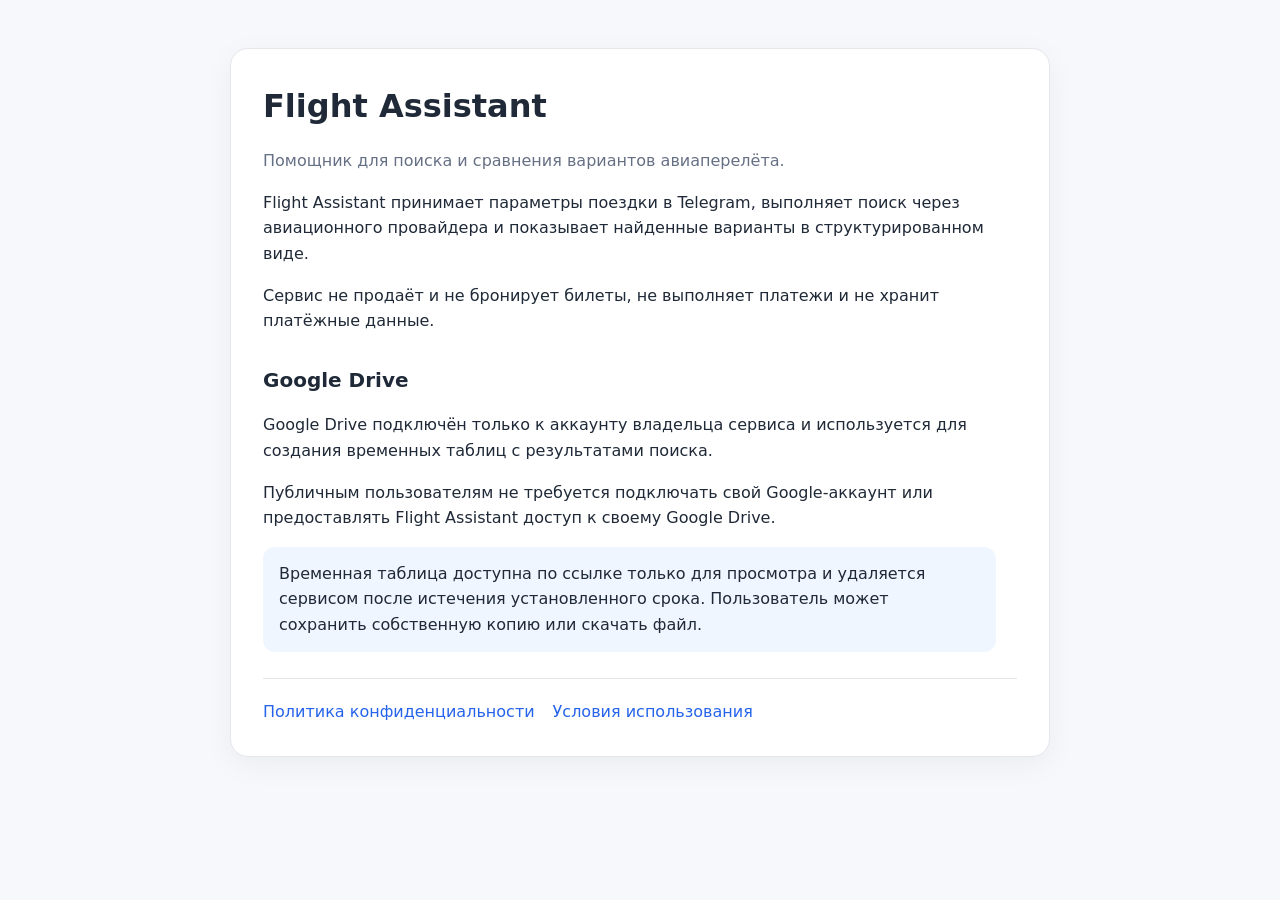
<file: index.html>
<!doctype html>
<html lang="ru">
<head>
<meta charset="utf-8">
<meta name="viewport" content="width=device-width,initial-scale=1">
<title>Flight Assistant</title>
<meta name="description" content="Flight Assistant — помощник поиска авиарейсов с результатами в Telegram и временной таблице Google Sheets.">
<link rel="stylesheet" href="style.css">
</head>
<body>
<main><section class="card">
<h1>Flight Assistant</h1>
<p class="muted">Помощник для поиска и сравнения вариантов авиаперелёта.</p>
<p>Flight Assistant принимает параметры поездки в Telegram, выполняет поиск через авиационного провайдера и показывает найденные варианты в структурированном виде.</p>
<p>Сервис не продаёт и не бронирует билеты, не выполняет платежи и не хранит платёжные данные.</p>
<h2>Google Drive</h2>
<p>Google Drive подключён только к аккаунту владельца сервиса и используется для создания временных таблиц с результатами поиска.</p>
<p>Публичным пользователям не требуется подключать свой Google-аккаунт или предоставлять Flight Assistant доступ к своему Google Drive.</p>
<p class="note">Временная таблица доступна по ссылке только для просмотра и удаляется сервисом после истечения установленного срока. Пользователь может сохранить собственную копию или скачать файл.</p>
<nav>
<a href="privacy/">Политика конфиденциальности</a>
<a href="terms/">Условия использования</a>
</nav>
</section></main>
</body>
</html>
</file>
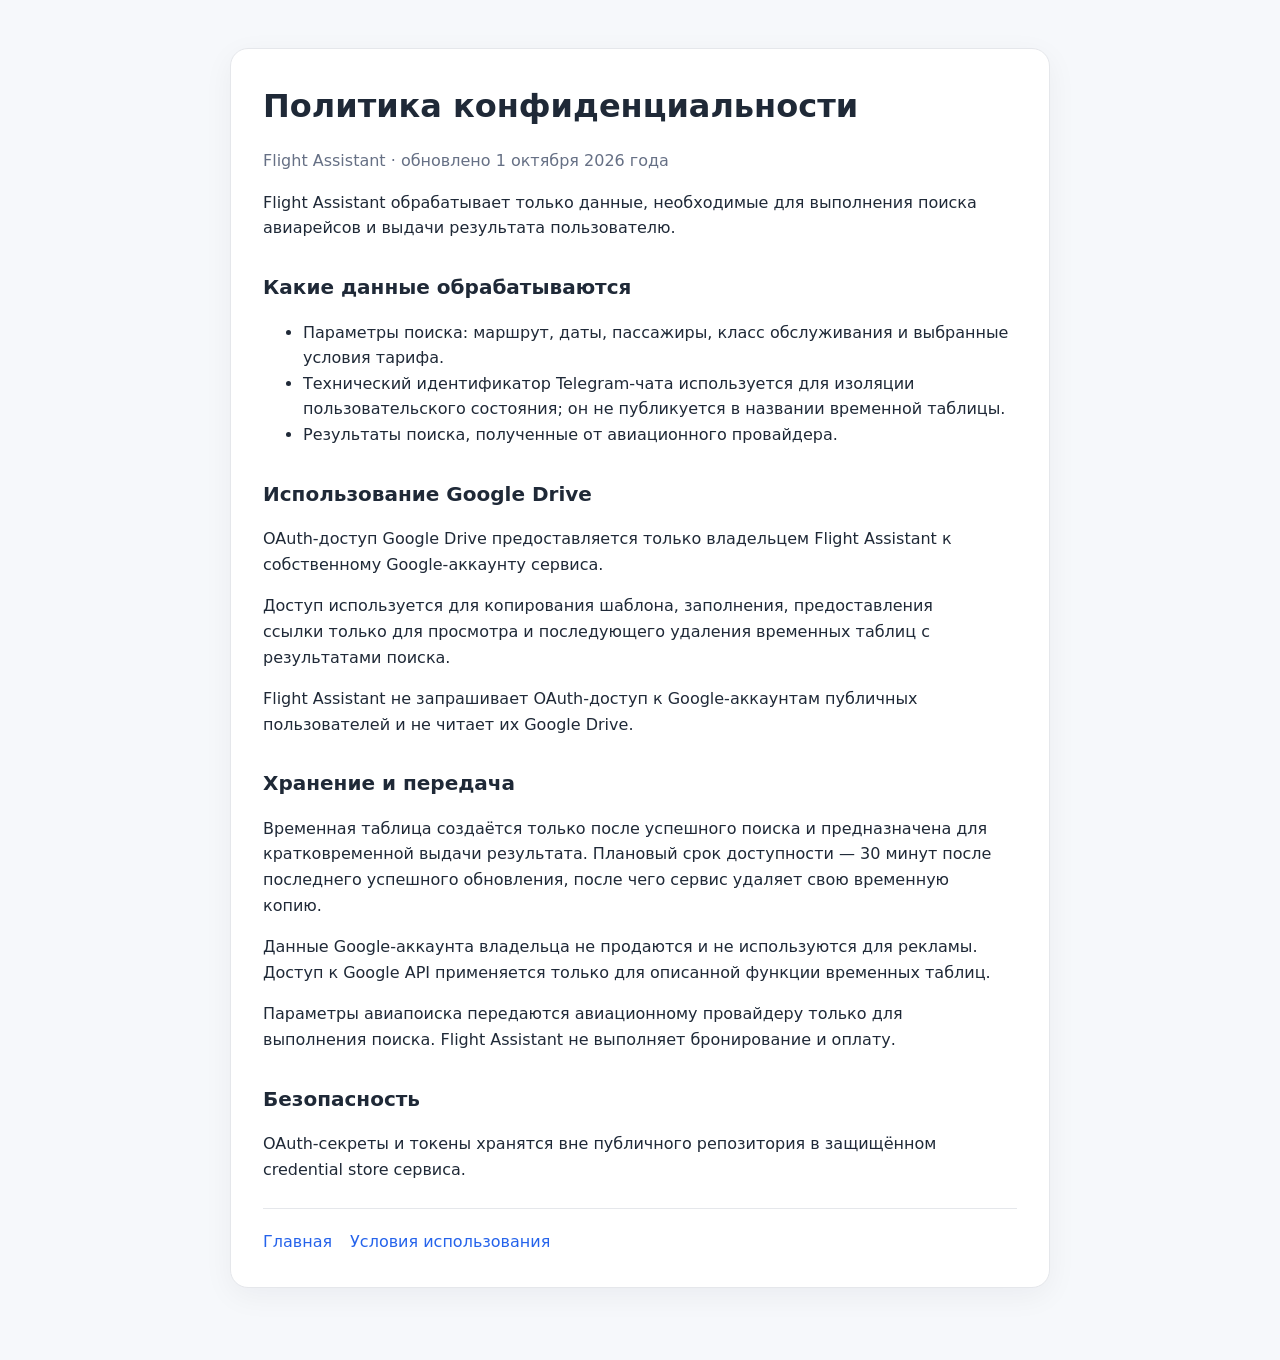
<file: privacy/index.html>
<!doctype html>
<html lang="ru">
<head>
<meta charset="utf-8">
<meta name="viewport" content="width=device-width,initial-scale=1">
<title>Политика конфиденциальности — Flight Assistant</title>
<link rel="stylesheet" href="../style.css">
</head>
<body>
<main><section class="card">
<h1>Политика конфиденциальности</h1>
<p class="muted">Flight Assistant · обновлено 1 октября 2026 года</p>
<p>Flight Assistant обрабатывает только данные, необходимые для выполнения поиска авиарейсов и выдачи результата пользователю.</p>
<h2>Какие данные обрабатываются</h2>
<ul>
<li>Параметры поиска: маршрут, даты, пассажиры, класс обслуживания и выбранные условия тарифа.</li>
<li>Технический идентификатор Telegram-чата используется для изоляции пользовательского состояния; он не публикуется в названии временной таблицы.</li>
<li>Результаты поиска, полученные от авиационного провайдера.</li>
</ul>
<h2>Использование Google Drive</h2>
<p>OAuth-доступ Google Drive предоставляется только владельцем Flight Assistant к собственному Google-аккаунту сервиса.</p>
<p>Доступ используется для копирования шаблона, заполнения, предоставления ссылки только для просмотра и последующего удаления временных таблиц с результатами поиска.</p>
<p>Flight Assistant не запрашивает OAuth-доступ к Google-аккаунтам публичных пользователей и не читает их Google Drive.</p>
<h2>Хранение и передача</h2>
<p>Временная таблица создаётся только после успешного поиска и предназначена для кратковременной выдачи результата. Плановый срок доступности — 30 минут после последнего успешного обновления, после чего сервис удаляет свою временную копию.</p>
<p>Данные Google-аккаунта владельца не продаются и не используются для рекламы. Доступ к Google API применяется только для описанной функции временных таблиц.</p>
<p>Параметры авиапоиска передаются авиационному провайдеру только для выполнения поиска. Flight Assistant не выполняет бронирование и оплату.</p>
<h2>Безопасность</h2>
<p>OAuth-секреты и токены хранятся вне публичного репозитория в защищённом credential store сервиса.</p>
<nav>
<a href="../">Главная</a>
<a href="../terms/">Условия использования</a>
</nav>
</section></main>
</body>
</html>
</file>
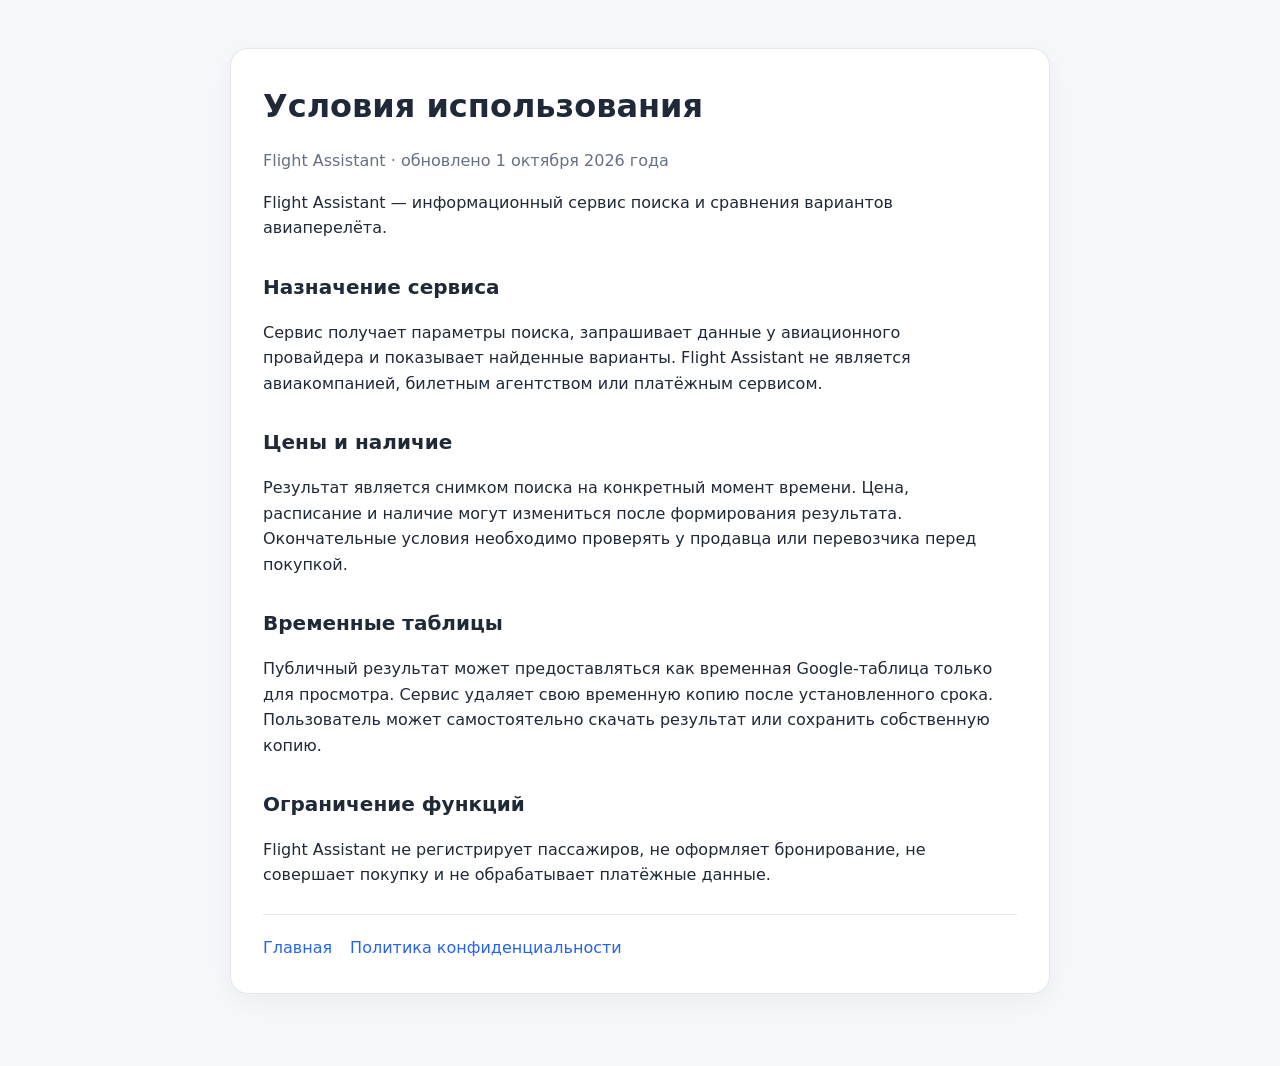
<file: terms/index.html>
<!doctype html>
<html lang="ru">
<head>
<meta charset="utf-8">
<meta name="viewport" content="width=device-width,initial-scale=1">
<title>Условия использования — Flight Assistant</title>
<link rel="stylesheet" href="../style.css">
</head>
<body>
<main><section class="card">
<h1>Условия использования</h1>
<p class="muted">Flight Assistant · обновлено 1 октября 2026 года</p>
<p>Flight Assistant — информационный сервис поиска и сравнения вариантов авиаперелёта.</p>
<h2>Назначение сервиса</h2>
<p>Сервис получает параметры поиска, запрашивает данные у авиационного провайдера и показывает найденные варианты. Flight Assistant не является авиакомпанией, билетным агентством или платёжным сервисом.</p>
<h2>Цены и наличие</h2>
<p>Результат является снимком поиска на конкретный момент времени. Цена, расписание и наличие могут измениться после формирования результата. Окончательные условия необходимо проверять у продавца или перевозчика перед покупкой.</p>
<h2>Временные таблицы</h2>
<p>Публичный результат может предоставляться как временная Google-таблица только для просмотра. Сервис удаляет свою временную копию после установленного срока. Пользователь может самостоятельно скачать результат или сохранить собственную копию.</p>
<h2>Ограничение функций</h2>
<p>Flight Assistant не регистрирует пассажиров, не оформляет бронирование, не совершает покупку и не обрабатывает платёжные данные.</p>
<nav>
<a href="../">Главная</a>
<a href="../privacy/">Политика конфиденциальности</a>
</nav>
</section></main>
</body>
</html>
</file>
<file: style.css>
:root{color-scheme:light;--bg:#f6f8fb;--card:#fff;--text:#1f2937;--muted:#667085;--accent:#2563eb;--line:#e5e7eb}
*{box-sizing:border-box}body{margin:0;font:16px/1.6 system-ui,-apple-system,Segoe UI,Roboto,sans-serif;background:var(--bg);color:var(--text)}
main{max-width:860px;margin:0 auto;padding:48px 20px 72px}.card{background:var(--card);border:1px solid var(--line);border-radius:18px;padding:32px;box-shadow:0 8px 30px rgba(15,23,42,.05)}
h1{margin:0 0 8px;font-size:2rem}h2{margin-top:30px;font-size:1.25rem}p,li{max-width:72ch}.muted{color:var(--muted)}
nav{display:flex;gap:18px;flex-wrap:wrap;margin-top:26px;padding-top:20px;border-top:1px solid var(--line)}
a{color:var(--accent);text-decoration:none}a:hover{text-decoration:underline}.note{padding:14px 16px;background:#eff6ff;border-radius:12px}
@media(max-width:600px){main{padding:20px 12px 40px}.card{padding:22px}h1{font-size:1.65rem}}
</file>
